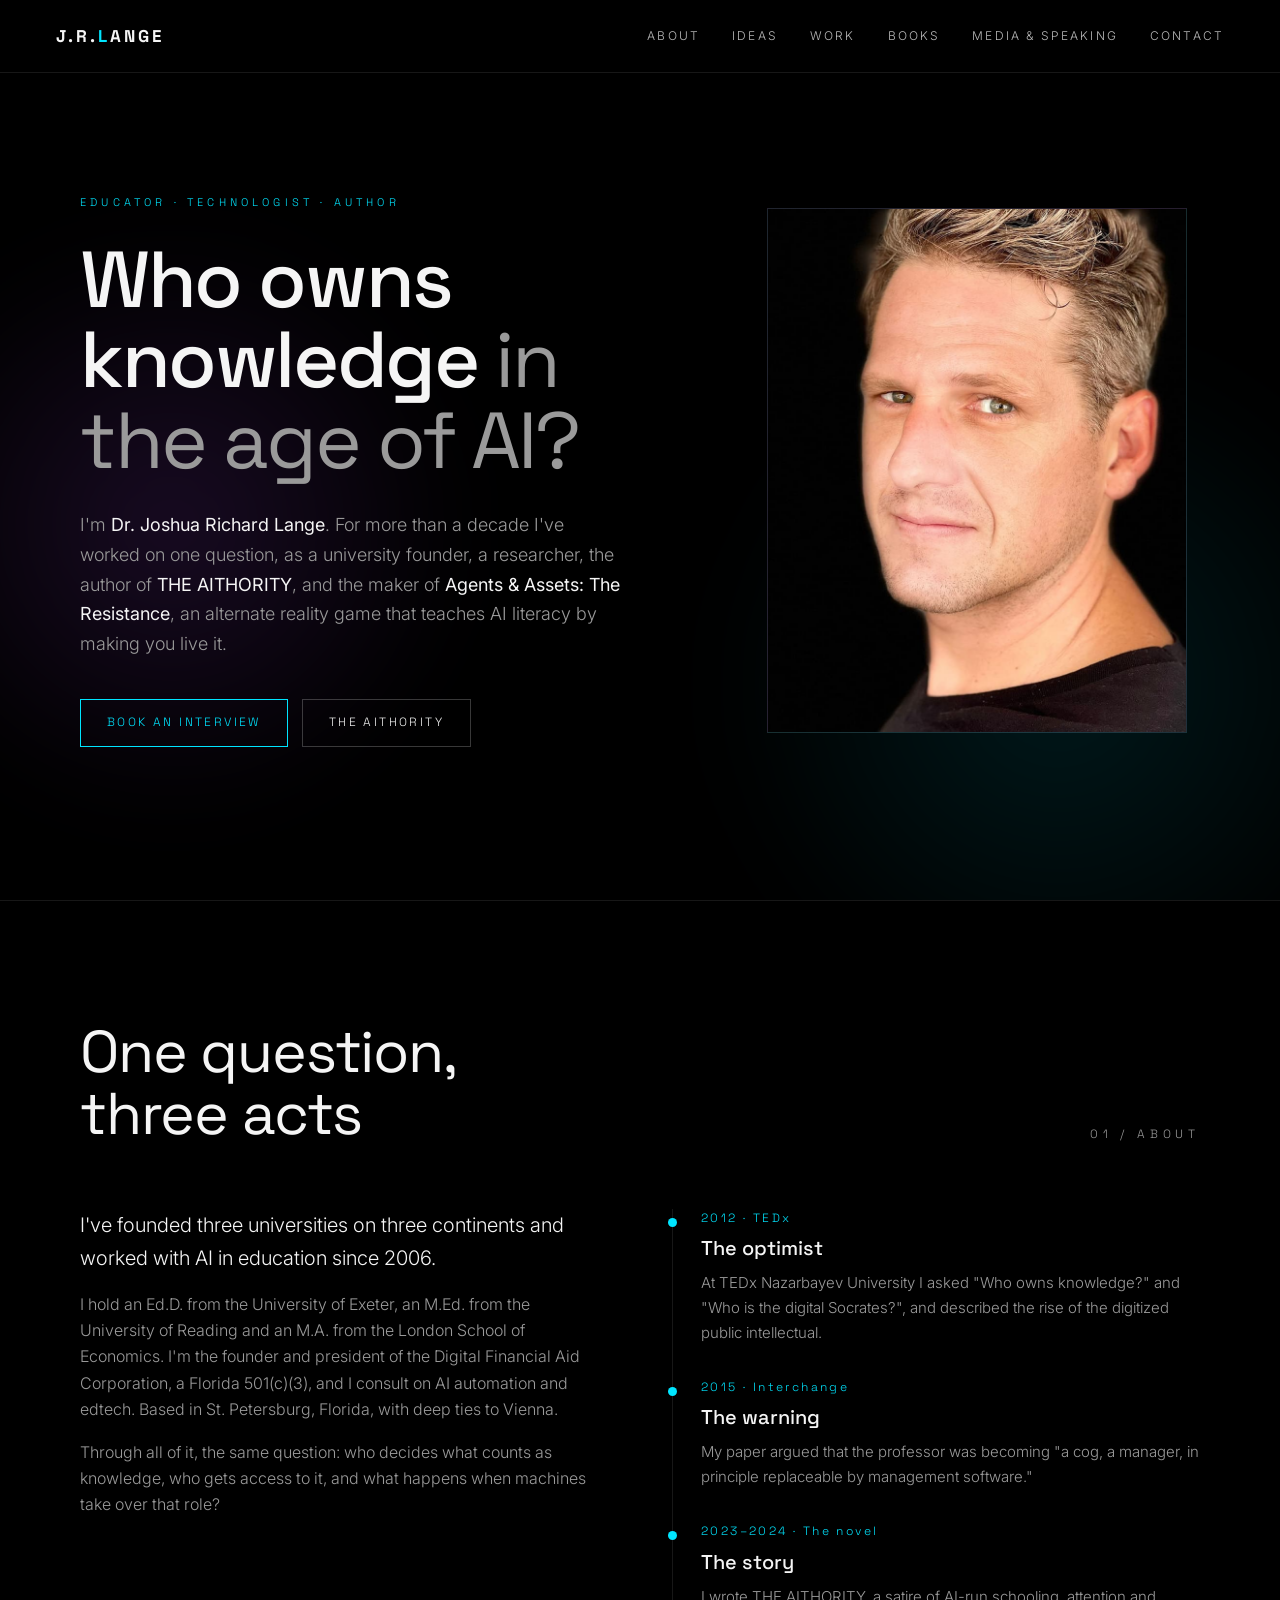
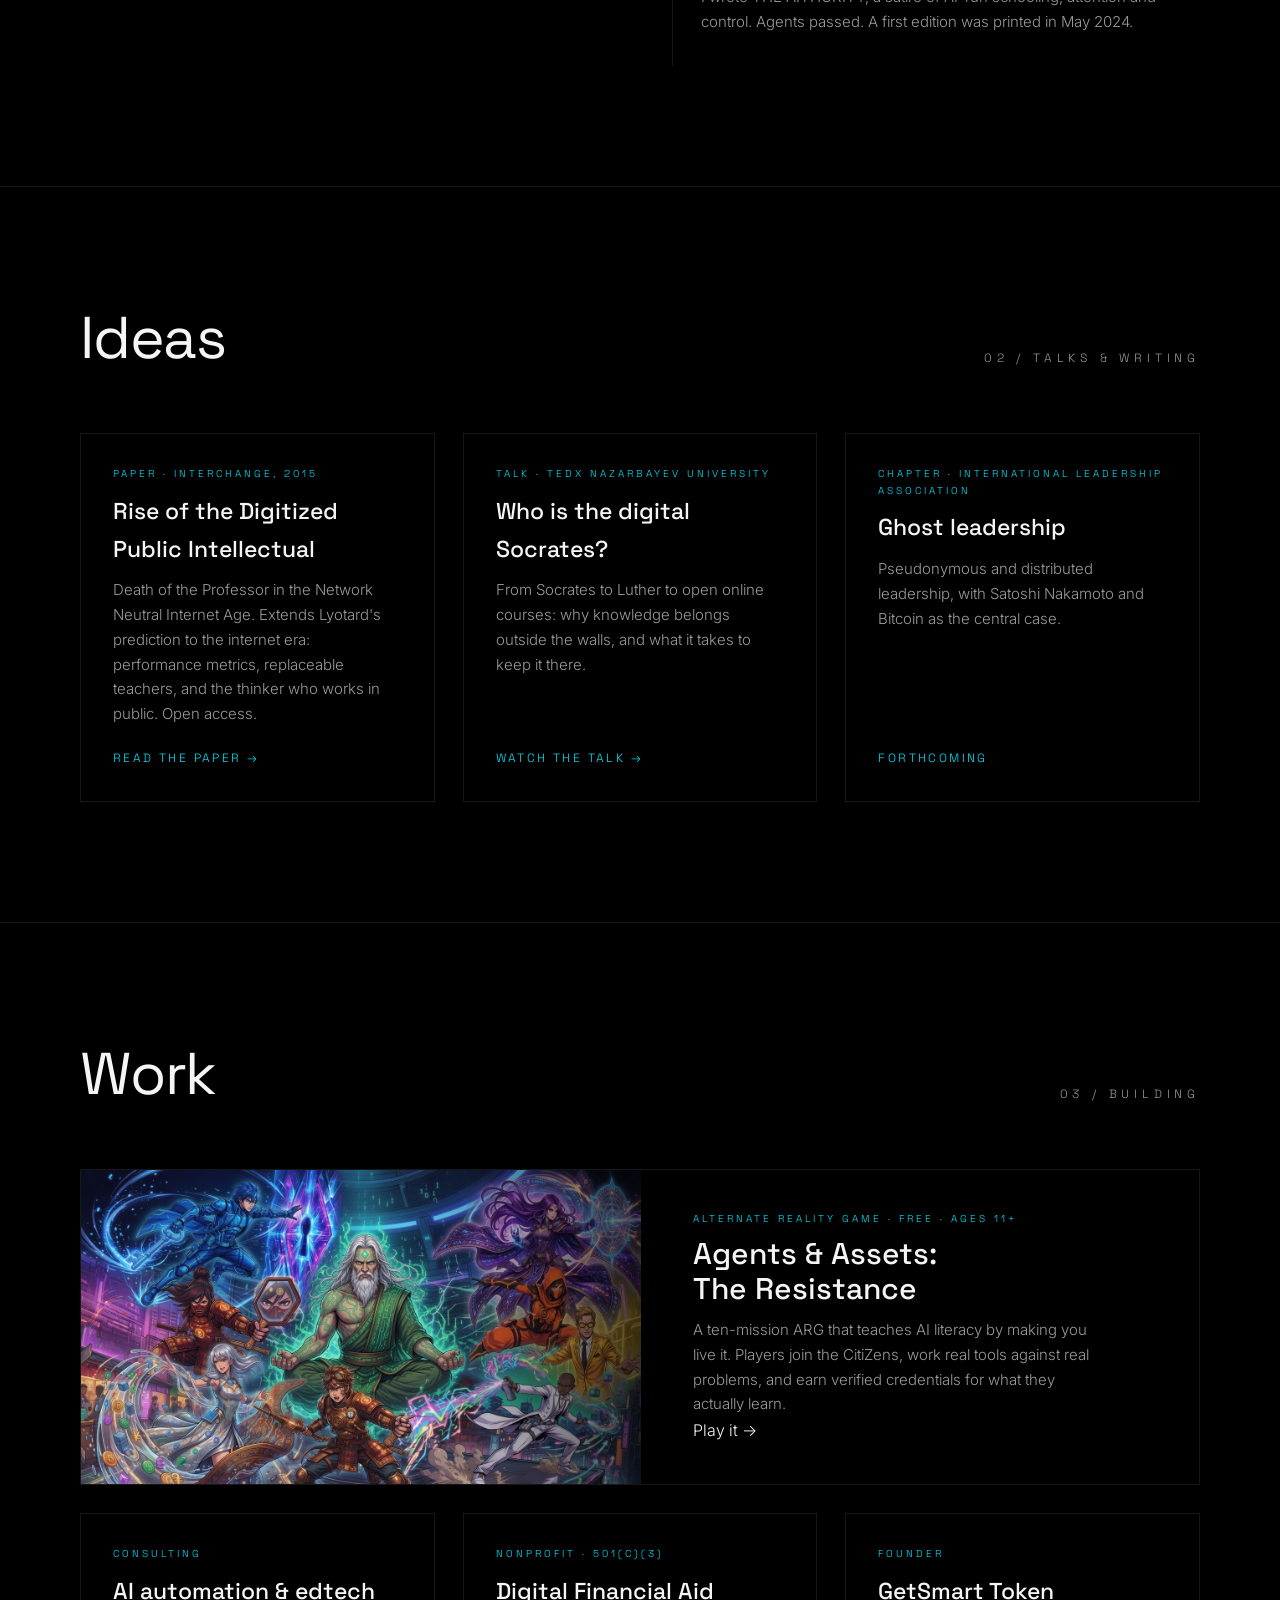
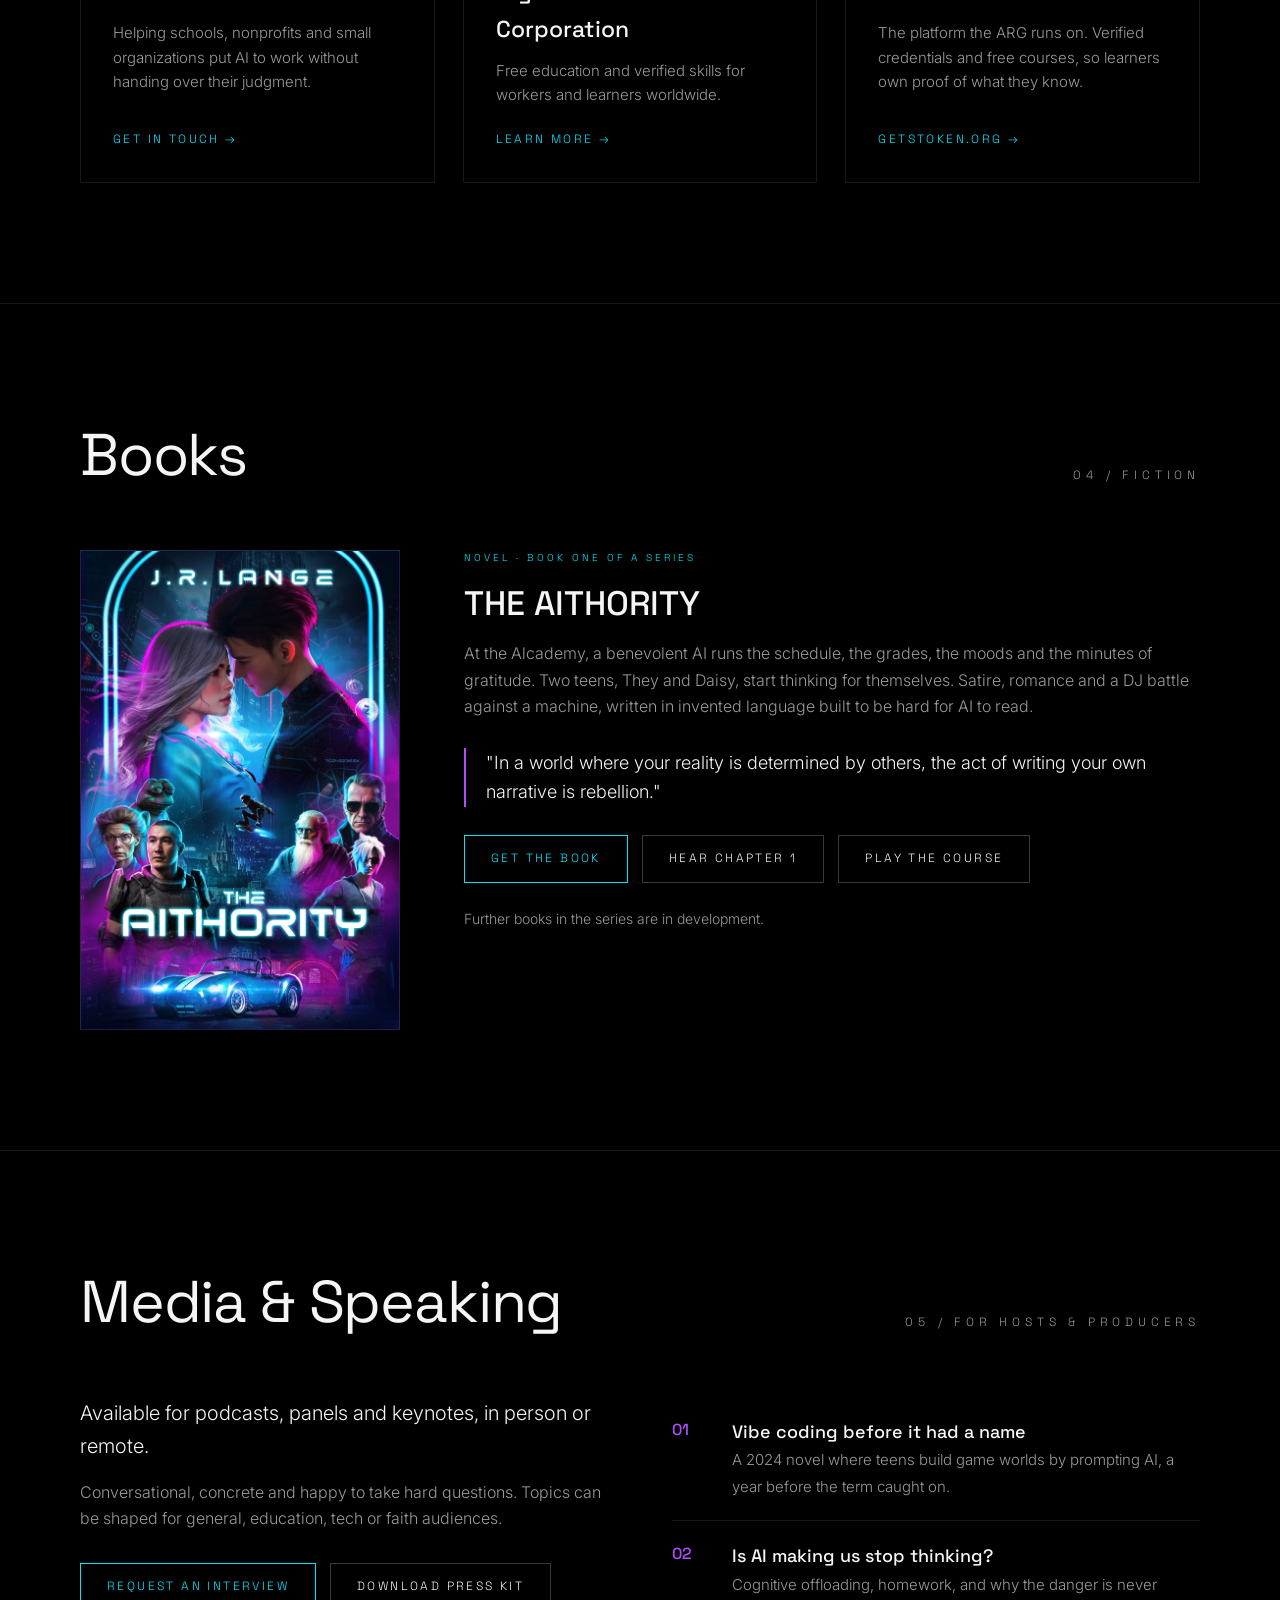
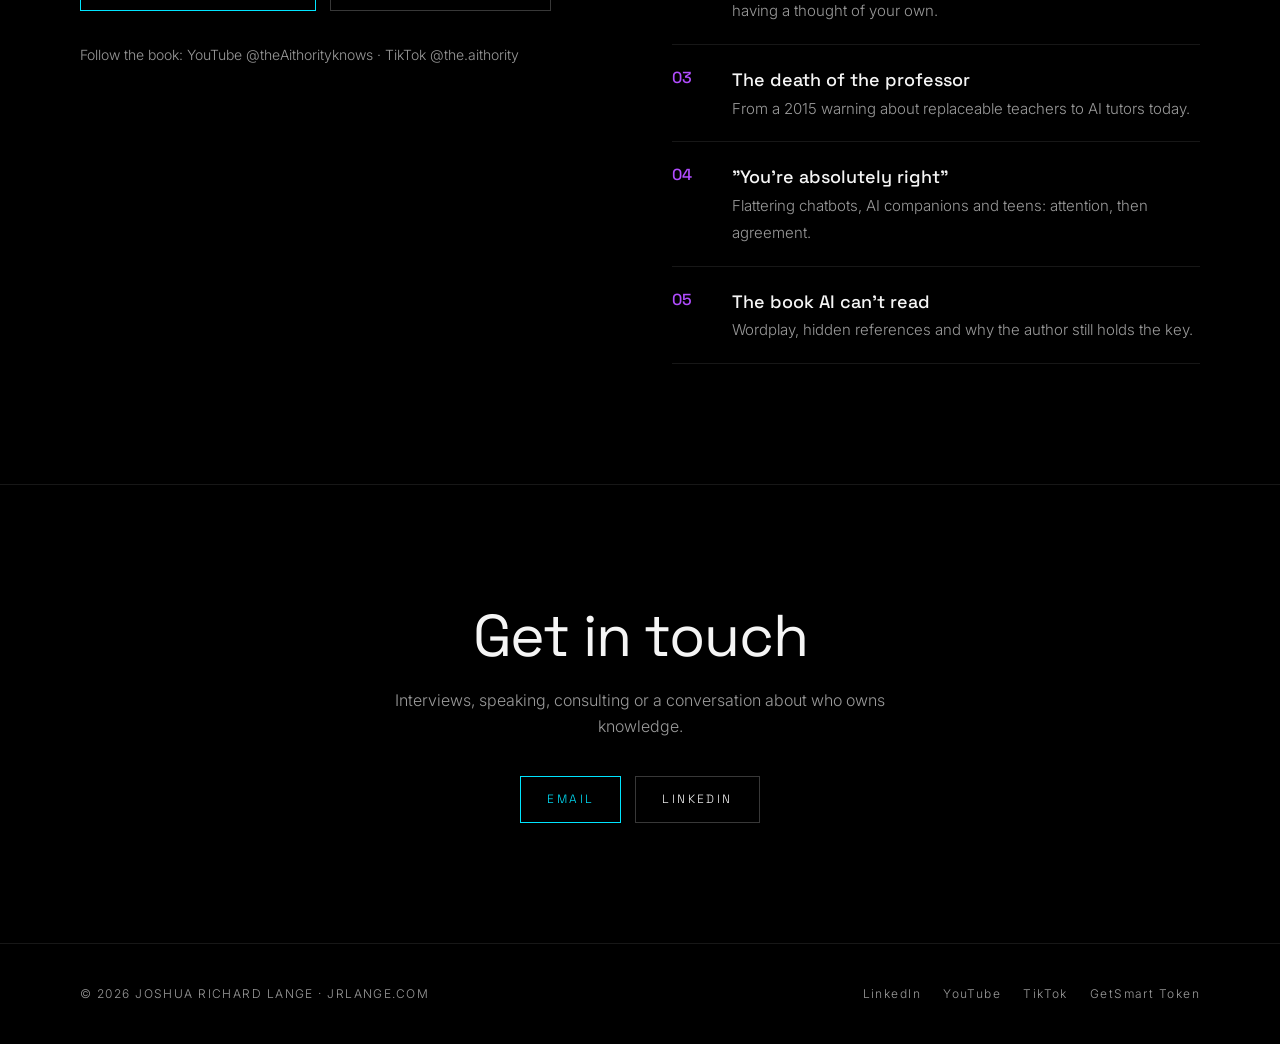
<file: index.html>
<!DOCTYPE html>
<html lang="en">
<head>
<meta charset="UTF-8" />
<meta name="viewport" content="width=device-width, initial-scale=1.0" />
<title>Dr. J.R. Lange — Who owns knowledge in the age of AI?</title>
<meta name="description" content="Dr. Joshua Richard Lange (J.R. Lange): educator, technologist and author of THE AITHORITY. Maker of Agents &amp; Assets: The Resistance. Speaker on AI, education and who owns knowledge." />
<meta property="og:title" content="Dr. J.R. Lange" />
<meta property="og:description" content="Educator, technologist and author. Who owns knowledge in the age of AI?" />
<link rel="preconnect" href="https://fonts.googleapis.com">
<link rel="preconnect" href="https://fonts.gstatic.com" crossorigin>
<link href="https://fonts.googleapis.com/css2?family=Inter:wght@300;400;500&family=Space+Grotesk:wght@400;500;700&display=swap" rel="stylesheet">
<script type="application/ld+json">
{"@context":"https://schema.org","@type":"Person","name":"Joshua Richard Lange","alternateName":["J.R. Lange","Dr. Josh Lange"],"honorificPrefix":"Dr.","url":"https://jrlange.com",
"jobTitle":"Educator, technologist and author","alumniOf":["University of Exeter","London School of Economics","University of Reading"],
"sameAs":["https://www.linkedin.com/in/drjoshlange","https://www.youtube.com/@theAithorityknows","https://www.tiktok.com/@the.aithority","https://getstoken.org"]}
</script>
<style>
  :root { --bg:#000; --fg:#f5f5f5; --muted:#9a9a9a; --line:rgba(255,255,255,.09); --accent:#00e5ff; --accent2:#b14dff; }
  * { margin:0; padding:0; box-sizing:border-box; }
  html { scroll-behavior:smooth; }
  body { background:var(--bg); color:var(--fg); font-family:'Inter',system-ui,sans-serif; font-weight:300; line-height:1.65; -webkit-font-smoothing:antialiased; }
  a { color:inherit; text-decoration:none; transition:color .2s; }
  a:hover { color:var(--accent); }
  .g { font-family:'Space Grotesk',sans-serif; }

  nav { position:fixed; inset:0 0 auto 0; display:flex; justify-content:space-between; align-items:center; padding:22px 56px; z-index:10; backdrop-filter:blur(12px); background:rgba(0,0,0,.6); border-bottom:1px solid var(--line); }
  .logo { font-family:'Space Grotesk'; font-weight:700; letter-spacing:.18em; font-size:17px; }
  .logo span { color:var(--accent); }
  .links { display:flex; gap:32px; font-size:12px; letter-spacing:.18em; text-transform:uppercase; }
  .links a { opacity:.75; } .links a:hover { opacity:1; }

  .hero { min-height:100vh; display:grid; grid-template-columns:1.15fr .85fr; gap:72px; align-items:center; padding:120px 80px 80px; position:relative; overflow:hidden; }
  .hero::before { content:''; position:absolute; top:25%; left:-10%; width:600px; height:600px; background:radial-gradient(circle,rgba(177,77,255,.14),transparent 70%); filter:blur(40px); }
  .hero::after { content:''; position:absolute; bottom:-15%; right:-10%; width:700px; height:700px; background:radial-gradient(circle,rgba(0,229,255,.11),transparent 70%); filter:blur(40px); }
  .hero > * { position:relative; z-index:1; }
  .eyebrow { font-family:'Space Grotesk'; text-transform:uppercase; letter-spacing:.38em; font-size:11px; color:var(--accent); margin-bottom:28px; }
  h1 { font-family:'Space Grotesk'; font-weight:500; font-size:clamp(42px,6.2vw,88px); line-height:1.02; letter-spacing:-.03em; margin-bottom:28px; }
  h1 em { font-style:normal; color:var(--muted); font-weight:400; }
  .lede { font-size:18px; color:var(--muted); max-width:540px; margin-bottom:40px; }
  .lede strong { color:var(--fg); font-weight:400; }
  .cta { display:flex; flex-wrap:wrap; gap:14px; }
  .btn { display:inline-block; padding:13px 26px; border:1px solid rgba(255,255,255,.22); font-family:'Space Grotesk'; font-size:12px; letter-spacing:.2em; text-transform:uppercase; transition:all .25s; }
  .btn.primary { border-color:var(--accent); color:var(--accent); }
  .btn:hover { background:var(--fg); color:var(--bg); border-color:var(--fg); }
  .btn.primary:hover { background:var(--accent); color:var(--bg); }
  .portrait { width:100%; max-width:420px; aspect-ratio:4/5; justify-self:center; background:linear-gradient(135deg,rgba(0,229,255,.1),rgba(177,77,255,.1)); border:1px solid var(--line); display:grid; place-items:center; color:rgba(255,255,255,.18); font-family:'Space Grotesk'; letter-spacing:.4em; font-size:12px; position:relative; overflow:hidden; }
  .portrait img { width:100%; height:100%; object-fit:cover; position:absolute; inset:0; }

  section { padding:120px 80px; border-top:1px solid var(--line); }
  .head { display:flex; justify-content:space-between; align-items:flex-end; margin-bottom:64px; gap:24px; }
  h2 { font-family:'Space Grotesk'; font-weight:400; font-size:clamp(34px,4.6vw,60px); letter-spacing:-.02em; line-height:1.05; }
  .num { font-family:'Space Grotesk'; font-size:12px; letter-spacing:.4em; color:var(--muted); white-space:nowrap; }
  p + p { margin-top:16px; }
  .two { display:grid; grid-template-columns:1fr 1fr; gap:64px; }
  .big { font-size:20px; color:var(--fg); }
  .muted { color:var(--muted); }

  .timeline { list-style:none; border-left:1px solid var(--line); }
  .timeline li { padding:0 0 32px 28px; position:relative; }
  .timeline li::before { content:''; position:absolute; left:-5px; top:9px; width:9px; height:9px; border-radius:50%; background:var(--accent); }
  .year { font-family:'Space Grotesk'; color:var(--accent); letter-spacing:.2em; font-size:12px; }
  .timeline h3 { font-family:'Space Grotesk'; font-weight:500; font-size:20px; margin:4px 0 6px; }
  .timeline p { color:var(--muted); font-size:15px; }

  .grid3 { display:grid; grid-template-columns:repeat(3,1fr); gap:28px; }
  .card { border:1px solid var(--line); padding:32px; display:flex; flex-direction:column; transition:border-color .3s, transform .3s; }
  .card:hover { border-color:var(--accent); transform:translateY(-3px); }
  .tag { font-family:'Space Grotesk'; font-size:10px; letter-spacing:.3em; text-transform:uppercase; color:var(--accent); margin-bottom:10px; }
  .card h3 { font-family:'Space Grotesk'; font-weight:500; font-size:23px; margin-bottom:10px; }
  .card p { color:var(--muted); font-size:15px; flex:1; }
  .card .more { margin-top:22px; font-family:'Space Grotesk'; font-size:12px; letter-spacing:.2em; text-transform:uppercase; color:var(--accent); }

  .feature { display:grid; grid-template-columns:1.05fr .95fr; gap:52px; align-items:center; border:1px solid var(--line); padding:0; margin-bottom:28px; overflow:hidden; transition:border-color .3s; }
  .feature:hover { border-color:var(--accent2); }
  .feature-img { position:relative; aspect-ratio:16/9; overflow:hidden; background:#0a0014; }
  .feature-img img { width:100%; height:100%; object-fit:cover; display:block; }
  .feature-img::after { content:''; position:absolute; inset:0; background:linear-gradient(90deg,transparent 60%,rgba(0,0,0,.65)); }
  .feature-body { padding:40px 48px 40px 0; }
  .feature h3 { font-family:'Space Grotesk'; font-weight:500; font-size:30px; line-height:1.15; margin-bottom:12px; }
  .feature p { color:var(--muted); font-size:15px; max-width:46ch; }

  .book { display:grid; grid-template-columns:320px 1fr; gap:64px; align-items:start; }
  .cover { aspect-ratio:2/3; background:linear-gradient(160deg,#0a0030,#2a0050 50%,#001a30); border:1px solid var(--line); position:relative; display:grid; place-items:center; font-family:'Space Grotesk'; letter-spacing:.3em; font-size:14px; overflow:hidden; }
  .cover::before { content:''; position:absolute; inset:0; background:linear-gradient(transparent 95%,rgba(0,229,255,.3) 95%),linear-gradient(90deg,transparent 95%,rgba(177,77,255,.3) 95%); background-size:30px 30px; opacity:.4; }
  .cover img { position:absolute; inset:0; width:100%; height:100%; object-fit:cover; }
  .book h3 { font-family:'Space Grotesk'; font-size:34px; font-weight:500; margin-bottom:8px; }
  .quote { border-left:2px solid var(--accent2); padding-left:20px; margin:28px 0; font-size:18px; color:var(--fg); }

  .topics { list-style:none; }
  .topics li { padding:20px 0; border-bottom:1px solid var(--line); display:grid; grid-template-columns:44px 1fr; gap:16px; }
  .topics b { font-family:'Space Grotesk'; color:var(--accent2); font-weight:500; }
  .topics strong { font-family:'Space Grotesk'; font-weight:500; display:block; font-size:18px; }
  .topics span { color:var(--muted); font-size:15px; }

  .contact { text-align:center; }
  .contact h2 { margin-bottom:20px; }
  .contact .muted { max-width:560px; margin:0 auto 36px; }
  .contact .cta { justify-content:center; }

  footer { padding:40px 80px; border-top:1px solid var(--line); display:flex; justify-content:space-between; flex-wrap:wrap; gap:16px; font-size:12px; color:var(--muted); letter-spacing:.12em; }
  footer nav { all:unset; display:flex; gap:22px; flex-wrap:wrap; }

  @media (max-width:900px) {
    nav { padding:16px 20px; } .links { display:none; }
    .hero, section, footer { padding-left:20px; padding-right:20px; }
    .hero { grid-template-columns:1fr; padding-top:110px; gap:40px; }
    .portrait { max-width:280px; }
    .two, .grid3, .book, .feature { grid-template-columns:1fr; gap:0; }
    .two, .grid3, .book { gap:36px; }
    .feature-img::after { background:linear-gradient(180deg,transparent 55%,rgba(0,0,0,.7)); }
    .feature-body { padding:28px 24px 32px; }
    .feature h3 { font-size:25px; }
    .book .cover { max-width:240px; }
    .head { flex-direction:column; align-items:flex-start; }
  }
</style>
</head>
<body>

<nav>
  <a class="logo" href="#top">J.R.<span>L</span>ANGE</a>
  <div class="links">
    <a href="#about">About</a>
    <a href="#ideas">Ideas</a>
    <a href="#work">Work</a>
    <a href="#books">Books</a>
    <a href="#media">Media &amp; Speaking</a>
    <a href="#contact">Contact</a>
  </div>
</nav>

<!-- HERO -->
<header class="hero" id="top">
  <div>
    <div class="eyebrow">Educator · Technologist · Author</div>
    <h1>Who owns knowledge <em>in the age of AI?</em></h1>
    <p class="lede">I'm <strong>Dr. Joshua Richard Lange</strong>. For more than a decade I've worked on one question, as a university founder, a researcher, the author of <strong>THE AITHORITY</strong>, and the maker of <strong>Agents &amp; Assets: The Resistance</strong>, an alternate reality game that teaches AI literacy by making you live it.</p>
    <div class="cta">
      <a class="btn primary" href="#media">Book an interview</a>
      <a class="btn" href="#books">The Aithority</a>
    </div>
  </div>
  <div class="portrait">
    <img src="img/headshot.jpg" alt="Dr. Joshua Richard Lange" />
  </div>
</header>

<!-- ABOUT -->
<section id="about">
  <div class="head"><h2>One question,<br>three acts</h2><div class="num">01 / ABOUT</div></div>
  <div class="two">
    <div>
      <p class="big">I've founded three universities on three continents and worked with AI in education since 2006.</p>
      <p class="muted">I hold an Ed.D. from the University of Exeter, an M.Ed. from the University of Reading and an M.A. from the London School of Economics. I'm the founder and president of the Digital Financial Aid Corporation, a Florida 501(c)(3), and I consult on AI automation and edtech. Based in St. Petersburg, Florida, with deep ties to Vienna.</p>
      <p class="muted">Through all of it, the same question: who decides what counts as knowledge, who gets access to it, and what happens when machines take over that role?</p>
    </div>
    <ol class="timeline">
      <li><div class="year">2012 · TEDx</div><h3>The optimist</h3><p>At TEDx Nazarbayev University I asked "Who owns knowledge?" and "Who is the digital Socrates?", and described the rise of the digitized public intellectual.</p></li>
      <li><div class="year">2015 · Interchange</div><h3>The warning</h3><p>My paper argued that the professor was becoming "a cog, a manager, in principle replaceable by management software."</p></li>
      <li><div class="year">2023–2024 · The novel</div><h3>The story</h3><p>I wrote THE AITHORITY, a satire of AI-run schooling, attention and control. Agents passed. A first edition was printed in May 2024.</p></li>
    </ol>
  </div>
</section>

<!-- IDEAS -->
<section id="ideas">
  <div class="head"><h2>Ideas</h2><div class="num">02 / TALKS &amp; WRITING</div></div>
  <div class="grid3">
    <a class="card" href="https://link.springer.com/article/10.1007/s10780-014-9225-3" target="_blank" rel="noopener">
      <div class="tag">Paper · Interchange, 2015</div>
      <h3>Rise of the Digitized Public Intellectual</h3>
      <p>Death of the Professor in the Network Neutral Internet Age. Extends Lyotard's prediction to the internet era: performance metrics, replaceable teachers, and the thinker who works in public. Open access.</p>
      <div class="more">Read the paper →</div>
    </a>
    <a class="card" href="https://youtu.be/Z5NN0WhqDyU" target="_blank" rel="noopener">
      <div class="tag">Talk · TEDx Nazarbayev University</div>
      <h3>Who is the digital Socrates?</h3>
      <p>From Socrates to Luther to open online courses: why knowledge belongs outside the walls, and what it takes to keep it there.</p>
      <div class="more">Watch the talk →</div>
    </a>
    <div class="card">
      <div class="tag">Chapter · International Leadership Association</div>
      <h3>Ghost leadership</h3>
      <p>Pseudonymous and distributed leadership, with Satoshi Nakamoto and Bitcoin as the central case. <!-- Add publication details and link when available --></p>
      <div class="more muted">Forthcoming</div>
    </div>
  </div>
</section>

<!-- WORK -->
<section id="work">
  <div class="head"><h2>Work</h2><div class="num">03 / BUILDING</div></div>

  <a class="feature" href="https://getstoken.org/course" target="_blank" rel="noopener">
    <div class="feature-img"><img src="img/citizens.jpg" alt="The CitiZens — characters from Agents &amp; Assets: The Resistance" /></div>
    <div class="feature-body">
      <div class="tag">Alternate Reality Game · Free · Ages 11+</div>
      <h3>Agents &amp; Assets:<br>The Resistance</h3>
      <p>A ten-mission ARG that teaches AI literacy by making you live it. Players join the CitiZens, work real tools against real problems, and earn verified credentials for what they actually learn.</p>
      <div class="more">Play it →</div>
    </div>
  </a>

  <div class="grid3">
    <div class="card">
      <div class="tag">Consulting</div>
      <h3>AI automation &amp; edtech</h3>
      <p>Helping schools, nonprofits and small organizations put AI to work without handing over their judgment.</p>
      <a class="more" href="#contact">Get in touch →</a>
    </div>
    <div class="card">
      <div class="tag">Nonprofit · 501(c)(3)</div>
      <h3>Digital Financial Aid Corporation</h3>
      <p>Free education and verified skills for workers and learners worldwide.</p>
      <a class="more" href="https://getstoken.org" target="_blank" rel="noopener">Learn more →</a>
    </div>
    <a class="card" href="https://getstoken.org" target="_blank" rel="noopener">
      <div class="tag">Founder</div>
      <h3>GetSmart Token</h3>
      <p>The platform the ARG runs on. Verified credentials and free courses, so learners own proof of what they know.</p>
      <div class="more">getstoken.org →</div>
    </a>
  </div>
</section>

<!-- BOOKS -->
<section id="books">
  <div class="head"><h2>Books</h2><div class="num">04 / FICTION</div></div>
  <div class="book">
    <div class="cover"><img src="img/aithority-cover.jpg" alt="THE AITHORITY by J.R. Lange — cover" /></div>
    <div>
      <div class="tag">Novel · Book one of a series</div>
      <h3>THE AITHORITY</h3>
      <p class="muted">At the Alcademy, a benevolent AI runs the schedule, the grades, the moods and the minutes of gratitude. Two teens, They and Daisy, start thinking for themselves. Satire, romance and a DJ battle against a machine, written in invented language built to be hard for AI to read.</p>
      <p class="quote">"In a world where your reality is determined by others, the act of writing your own narrative is rebellion."</p>
      <div class="cta">
        <a class="btn primary" href="#">Get the book</a><!-- TODO: add store link -->
        <a class="btn" href="https://www.youtube.com/@theAithorityknows" target="_blank" rel="noopener">Hear Chapter 1</a>
        <a class="btn" href="https://getstoken.org/course" target="_blank" rel="noopener">Play the course</a>
      </div>
      <p class="muted" style="margin-top:24px;font-size:14px">Further books in the series are in development.</p>
    </div>
  </div>
</section>

<!-- MEDIA -->
<section id="media">
  <div class="head"><h2>Media &amp; Speaking</h2><div class="num">05 / FOR HOSTS &amp; PRODUCERS</div></div>
  <div class="two">
    <div>
      <p class="big">Available for podcasts, panels and keynotes, in person or remote.</p>
      <p class="muted">Conversational, concrete and happy to take hard questions. Topics can be shaped for general, education, tech or faith audiences.</p>
      <div class="cta" style="margin-top:32px">
        <a class="btn primary" href="mailto:josh@getstoken.org?subject=Interview%20request">Request an interview</a>
        <a class="btn" href="#">Download press kit</a><!-- TODO: link press-kit PDF -->
      </div>
      <p class="muted" style="margin-top:32px;font-size:14px">Follow the book: YouTube <a href="https://www.youtube.com/@theAithorityknows" target="_blank" rel="noopener">@theAithorityknows</a> · TikTok <a href="https://www.tiktok.com/@the.aithority" target="_blank" rel="noopener">@the.aithority</a></p>
    </div>
    <ul class="topics">
      <li><b>01</b><div><strong>Vibe coding before it had a name</strong><span>A 2024 novel where teens build game worlds by prompting AI, a year before the term caught on.</span></div></li>
      <li><b>02</b><div><strong>Is AI making us stop thinking?</strong><span>Cognitive offloading, homework, and why the danger is never having a thought of your own.</span></div></li>
      <li><b>03</b><div><strong>The death of the professor</strong><span>From a 2015 warning about replaceable teachers to AI tutors today.</span></div></li>
      <li><b>04</b><div><strong>"You're absolutely right"</strong><span>Flattering chatbots, AI companions and teens: attention, then agreement.</span></div></li>
      <li><b>05</b><div><strong>The book AI can't read</strong><span>Wordplay, hidden references and why the author still holds the key.</span></div></li>
    </ul>
  </div>
</section>

<!-- CONTACT -->
<section id="contact" class="contact">
  <h2>Get in touch</h2>
  <p class="muted">Interviews, speaking, consulting or a conversation about who owns knowledge.</p>
  <div class="cta">
    <a class="btn primary" href="mailto:josh@getstoken.org">Email</a>
    <a class="btn" href="https://www.linkedin.com/in/drjoshlange" target="_blank" rel="noopener">LinkedIn</a>
  </div>
</section>

<footer>
  <div>© 2026 JOSHUA RICHARD LANGE · JRLANGE.COM</div>
  <nav>
    <a href="https://www.linkedin.com/in/drjoshlange" target="_blank" rel="noopener">LinkedIn</a>
    <a href="https://www.youtube.com/@theAithorityknows" target="_blank" rel="noopener">YouTube</a>
    <a href="https://www.tiktok.com/@the.aithority" target="_blank" rel="noopener">TikTok</a>
    <a href="https://getstoken.org" target="_blank" rel="noopener">GetSmart Token</a>
  </nav>
</footer>

</body>
</html>
</file>
